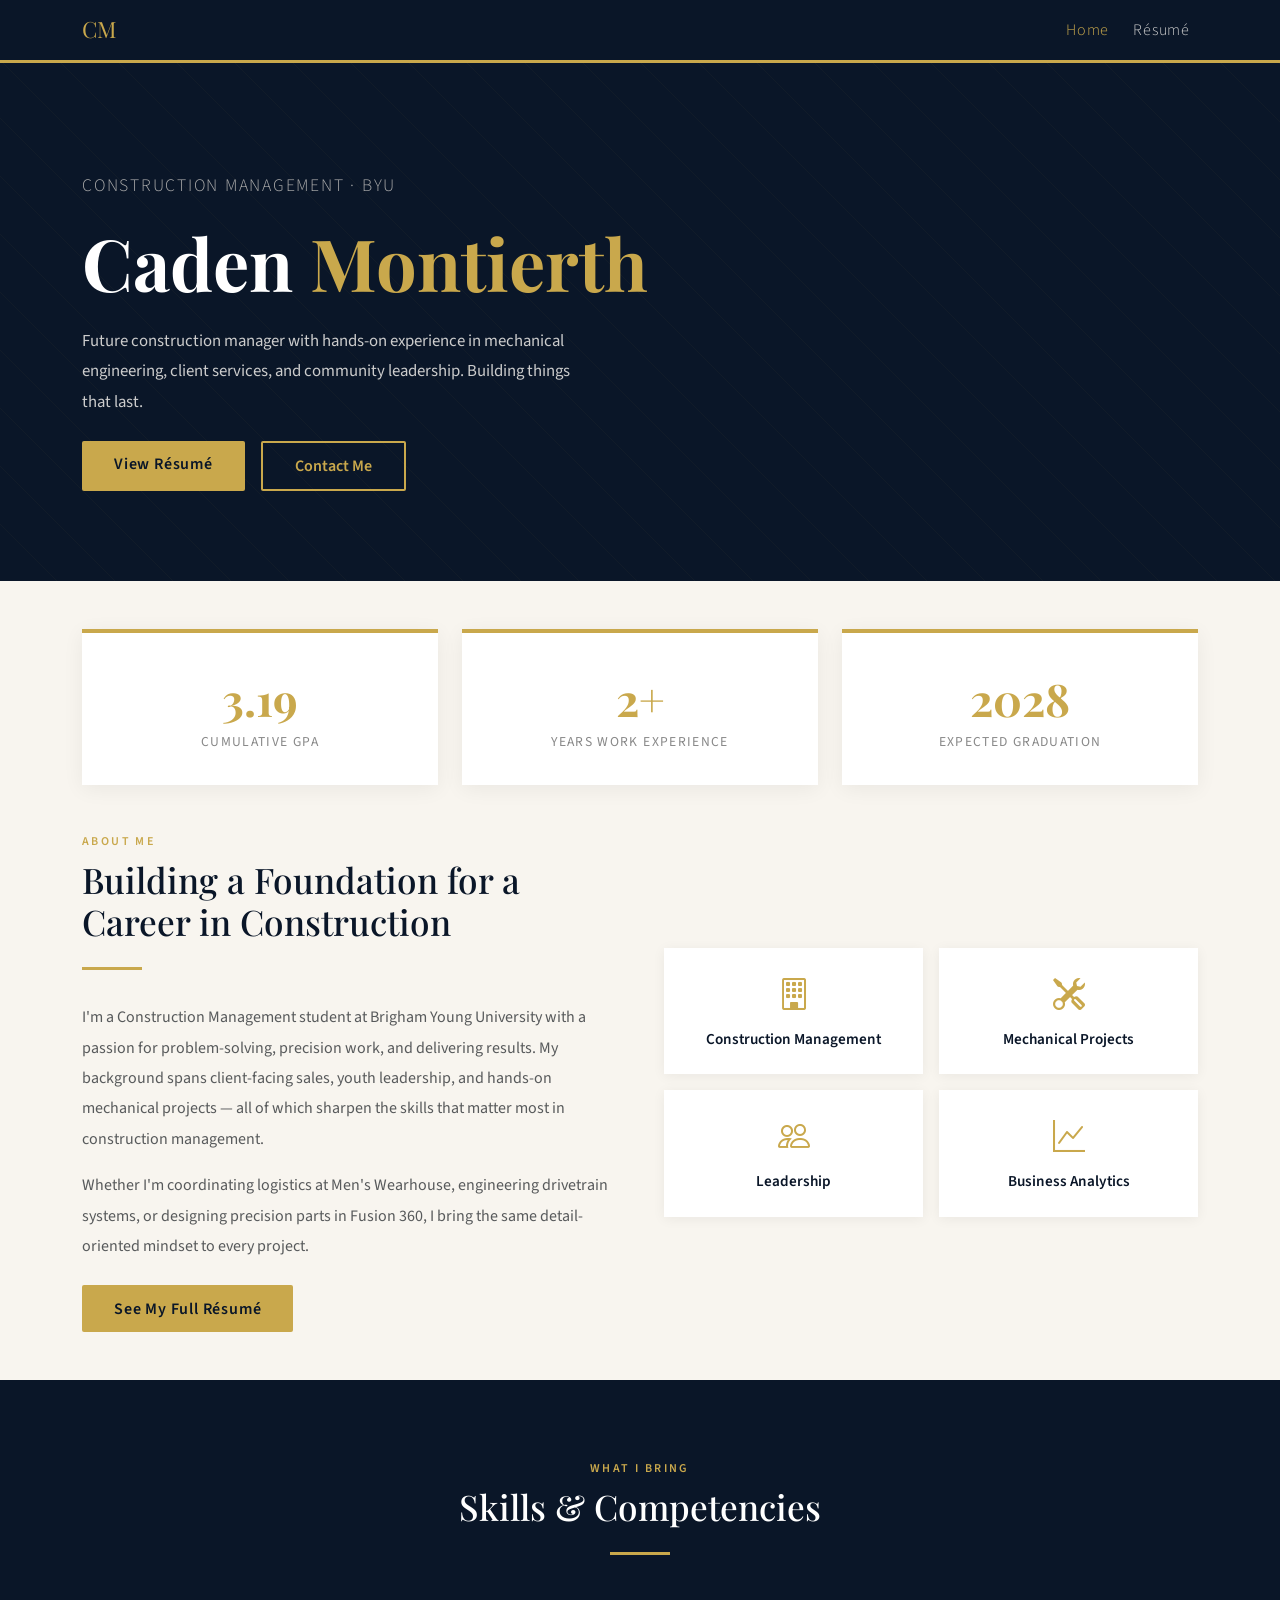
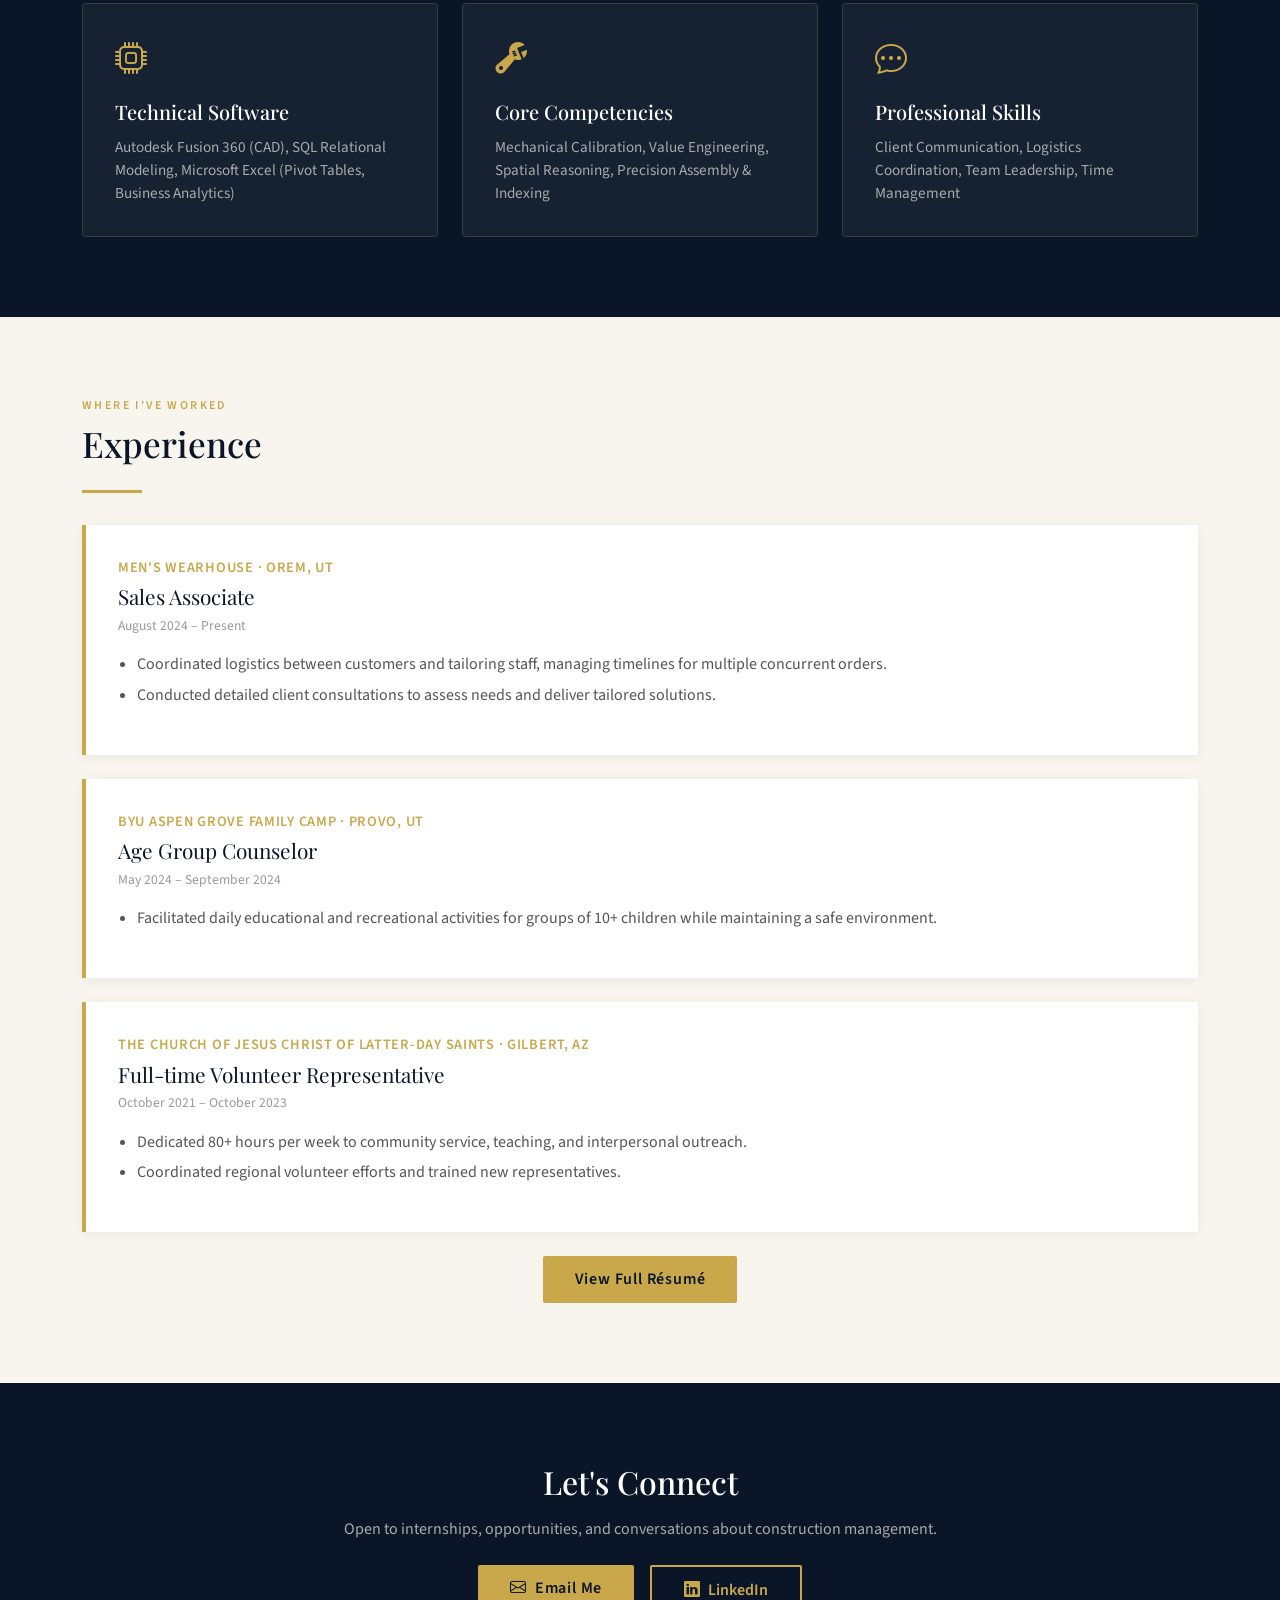
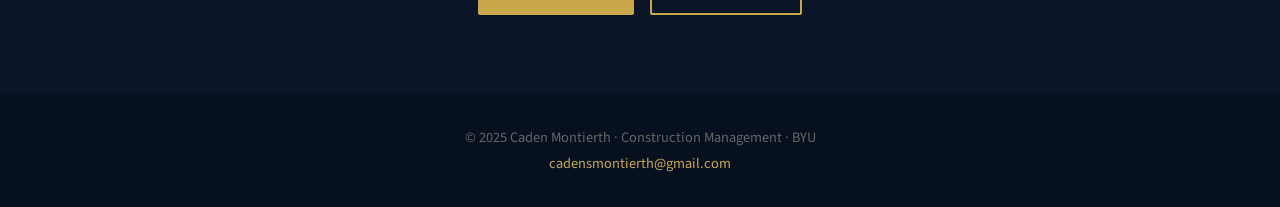
<file: index.html>
<!DOCTYPE html>
<html lang="en">
<head>
  <meta charset="UTF-8" />
  <meta name="viewport" content="width=device-width, initial-scale=1.0"/>
  <title>Caden Montierth | Construction Management</title>
  <link href="https://cdn.jsdelivr.net/npm/bootstrap@5.3.2/dist/css/bootstrap.min.css" rel="stylesheet"/>
  <link href="https://fonts.googleapis.com/css2?family=Playfair+Display:wght@400;700&family=Source+Sans+3:wght@300;400;600&display=swap" rel="stylesheet"/>
  <link href="https://cdn.jsdelivr.net/npm/bootstrap-icons@1.11.3/font/bootstrap-icons.css" rel="stylesheet"/>
  <style>
    :root { --navy:#0a1628; --gold:#c9a84c; --cream:#f8f5ef; }
    body { font-family:'Source Sans 3',sans-serif; background:var(--cream); color:var(--navy); }
    h1,h2,h3,h4 { font-family:'Playfair Display',serif; }
    .navbar { background:var(--navy)!important; border-bottom:3px solid var(--gold); }
    .navbar-brand { font-family:'Playfair Display',serif; color:var(--gold)!important; font-size:1.4rem; }
    .nav-link { color:#ccc!important; font-weight:300; letter-spacing:.05em; }
    .nav-link:hover,.nav-link.active { color:var(--gold)!important; }
    .hero { background:var(--navy); color:white; padding:110px 0 90px; position:relative; overflow:hidden; }
    .hero::before { content:''; position:absolute; inset:0; background:repeating-linear-gradient(45deg,transparent,transparent 40px,rgba(201,168,76,.04) 40px,rgba(201,168,76,.04) 41px); }
    .hero-name { font-size:clamp(2.5rem,6vw,4.5rem); font-weight:700; line-height:1.1; color:white; }
    .hero-name span { color:var(--gold); }
    .hero-tagline { font-size:1.1rem; font-weight:300; color:#aaa; letter-spacing:.1em; text-transform:uppercase; margin-bottom:1.5rem; }
    .hero-desc { font-size:1.05rem; color:#ccc; max-width:500px; line-height:1.8; }
    .btn-gold { background:var(--gold); color:var(--navy); font-weight:600; border:none; padding:.7rem 2rem; border-radius:2px; letter-spacing:.05em; }
    .btn-gold:hover { background:#e8c96a; color:var(--navy); }
    .btn-outline-gold { border:2px solid var(--gold); color:var(--gold); background:transparent; font-weight:600; padding:.7rem 2rem; border-radius:2px; }
    .btn-outline-gold:hover { background:var(--gold); color:var(--navy); }
    .section-label { font-size:.75rem; font-weight:600; letter-spacing:.2em; text-transform:uppercase; color:var(--gold); margin-bottom:.5rem; }
    .section-title { font-size:2.2rem; color:var(--navy); margin-bottom:1.5rem; }
    .divider { width:60px; height:3px; background:var(--gold); margin-bottom:2rem; }
    .stat-box { text-align:center; padding:2rem; background:white; border-top:4px solid var(--gold); box-shadow:0 4px 20px rgba(0,0,0,.06); }
    .stat-num { font-family:'Playfair Display',serif; font-size:2.8rem; color:var(--gold); font-weight:700; }
    .stat-label { font-size:.85rem; text-transform:uppercase; letter-spacing:.1em; color:#888; }
    .skills-section { padding:80px 0; background:var(--navy); }
    .skill-card { background:rgba(255,255,255,.05); border:1px solid rgba(201,168,76,.2); border-radius:4px; padding:2rem; transition:.3s; height:100%; }
    .skill-card:hover { background:rgba(201,168,76,.08); border-color:var(--gold); }
    .skill-card i { font-size:2rem; color:var(--gold); margin-bottom:1rem; display:block; }
    .skill-card h5 { color:white; font-family:'Playfair Display',serif; margin-bottom:.75rem; }
    .skill-card p { color:#aaa; font-size:.95rem; margin:0; }
    .exp-card { background:white; border-left:4px solid var(--gold); padding:2rem; margin-bottom:1.5rem; box-shadow:0 2px 12px rgba(0,0,0,.06); }
    .exp-card .company { font-weight:600; color:var(--gold); font-size:.9rem; text-transform:uppercase; letter-spacing:.05em; }
    .exp-card .role { font-family:'Playfair Display',serif; font-size:1.3rem; color:var(--navy); margin:.2rem 0; }
    .exp-card .dates { font-size:.85rem; color:#999; margin-bottom:1rem; }
    .exp-card ul { padding-left:1.2rem; color:#555; }
    .exp-card ul li { margin-bottom:.4rem; }
    .cta-section { background:var(--navy); padding:80px 0; text-align:center; }
    footer { background:#06101f; color:#666; padding:2rem 0; text-align:center; font-size:.9rem; }
    footer a { color:var(--gold); text-decoration:none; }
    .icon-box { background:white; box-shadow:0 2px 12px rgba(0,0,0,.06); padding:1.5rem; text-align:center; height:100%; }
    .icon-box i { font-size:2rem; color:var(--gold); display:block; margin-bottom:.5rem; }
  </style>
</head>
<body>

<nav class="navbar navbar-expand-lg sticky-top">
  <div class="container">
    <a class="navbar-brand" href="index.html">CM</a>
    <button class="navbar-toggler" type="button" data-bs-toggle="collapse" data-bs-target="#navMenu">
      <span class="navbar-toggler-icon" style="filter:invert(1)"></span>
    </button>
    <div class="collapse navbar-collapse" id="navMenu">
      <ul class="navbar-nav ms-auto gap-2">
        <li class="nav-item"><a class="nav-link active" href="index.html">Home</a></li>
        <li class="nav-item"><a class="nav-link" href="resume.html">Résumé</a></li>
      </ul>
    </div>
  </div>
</nav>

<section class="hero">
  <div class="container position-relative">
    <div class="row">
      <div class="col-lg-7">
        <p class="hero-tagline">Construction Management · BYU</p>
        <h1 class="hero-name">Caden <span>Montierth</span></h1>
        <p class="hero-desc mt-4">Future construction manager with hands-on experience in mechanical engineering, client services, and community leadership. Building things that last.</p>
        <div class="mt-4 d-flex gap-3 flex-wrap">
          <a href="resume.html" class="btn btn-gold">View Résumé</a>
          <a href="mailto:cadensmontierth@gmail.com" class="btn btn-outline-gold">Contact Me</a>
        </div>
      </div>
    </div>
  </div>
</section>

<section class="py-5" style="background:var(--cream)">
  <div class="container">
    <div class="row g-4 mb-5">
      <div class="col-md-4"><div class="stat-box"><div class="stat-num">3.19</div><div class="stat-label">Cumulative GPA</div></div></div>
      <div class="col-md-4"><div class="stat-box"><div class="stat-num">2+</div><div class="stat-label">Years Work Experience</div></div></div>
      <div class="col-md-4"><div class="stat-box"><div class="stat-num">2028</div><div class="stat-label">Expected Graduation</div></div></div>
    </div>
    <div class="row align-items-center g-5">
      <div class="col-lg-6">
        <div class="section-label">About Me</div>
        <h2 class="section-title">Building a Foundation for a Career in Construction</h2>
        <div class="divider"></div>
        <p class="text-muted" style="line-height:1.9">I'm a Construction Management student at Brigham Young University with a passion for problem-solving, precision work, and delivering results. My background spans client-facing sales, youth leadership, and hands-on mechanical projects — all of which sharpen the skills that matter most in construction management.</p>
        <p class="text-muted" style="line-height:1.9">Whether I'm coordinating logistics at Men's Wearhouse, engineering drivetrain systems, or designing precision parts in Fusion 360, I bring the same detail-oriented mindset to every project.</p>
        <a href="resume.html" class="btn btn-gold mt-2">See My Full Résumé</a>
      </div>
      <div class="col-lg-6">
        <div class="row g-3">
          <div class="col-6"><div class="icon-box"><i class="bi bi-building"></i><p class="mb-0 fw-semibold" style="font-size:.95rem;">Construction Management</p></div></div>
          <div class="col-6"><div class="icon-box"><i class="bi bi-tools"></i><p class="mb-0 fw-semibold" style="font-size:.95rem;">Mechanical Projects</p></div></div>
          <div class="col-6"><div class="icon-box"><i class="bi bi-people"></i><p class="mb-0 fw-semibold" style="font-size:.95rem;">Leadership</p></div></div>
          <div class="col-6"><div class="icon-box"><i class="bi bi-graph-up"></i><p class="mb-0 fw-semibold" style="font-size:.95rem;">Business Analytics</p></div></div>
        </div>
      </div>
    </div>
  </div>
</section>

<section class="skills-section">
  <div class="container">
    <div class="text-center mb-5">
      <div class="section-label">What I Bring</div>
      <h2 class="section-title" style="color:white">Skills & Competencies</h2>
      <div class="divider mx-auto"></div>
    </div>
    <div class="row g-4">
      <div class="col-md-4"><div class="skill-card"><i class="bi bi-cpu"></i><h5>Technical Software</h5><p>Autodesk Fusion 360 (CAD), SQL Relational Modeling, Microsoft Excel (Pivot Tables, Business Analytics)</p></div></div>
      <div class="col-md-4"><div class="skill-card"><i class="bi bi-wrench-adjustable"></i><h5>Core Competencies</h5><p>Mechanical Calibration, Value Engineering, Spatial Reasoning, Precision Assembly & Indexing</p></div></div>
      <div class="col-md-4"><div class="skill-card"><i class="bi bi-chat-dots"></i><h5>Professional Skills</h5><p>Client Communication, Logistics Coordination, Team Leadership, Time Management</p></div></div>
    </div>
  </div>
</section>

<section class="py-5" style="padding:80px 0!important;">
  <div class="container">
    <div class="section-label">Where I've Worked</div>
    <h2 class="section-title">Experience</h2>
    <div class="divider"></div>
    <div class="exp-card">
      <div class="company">Men's Wearhouse · Orem, UT</div>
      <div class="role">Sales Associate</div>
      <div class="dates">August 2024 – Present</div>
      <ul>
        <li>Coordinated logistics between customers and tailoring staff, managing timelines for multiple concurrent orders.</li>
        <li>Conducted detailed client consultations to assess needs and deliver tailored solutions.</li>
      </ul>
    </div>
    <div class="exp-card">
      <div class="company">BYU Aspen Grove Family Camp · Provo, UT</div>
      <div class="role">Age Group Counselor</div>
      <div class="dates">May 2024 – September 2024</div>
      <ul>
        <li>Facilitated daily educational and recreational activities for groups of 10+ children while maintaining a safe environment.</li>
      </ul>
    </div>
    <div class="exp-card">
      <div class="company">The Church of Jesus Christ of Latter-day Saints · Gilbert, AZ</div>
      <div class="role">Full-time Volunteer Representative</div>
      <div class="dates">October 2021 – October 2023</div>
      <ul>
        <li>Dedicated 80+ hours per week to community service, teaching, and interpersonal outreach.</li>
        <li>Coordinated regional volunteer efforts and trained new representatives.</li>
      </ul>
    </div>
    <div class="text-center mt-4"><a href="resume.html" class="btn btn-gold">View Full Résumé</a></div>
  </div>
</section>

<section class="cta-section">
  <div class="container">
    <h2 style="color:white">Let's Connect</h2>
    <p class="mt-3 mb-4" style="color:#aaa">Open to internships, opportunities, and conversations about construction management.</p>
    <div class="d-flex justify-content-center gap-3 flex-wrap">
      <a href="mailto:cadensmontierth@gmail.com" class="btn btn-gold"><i class="bi bi-envelope me-2"></i>Email Me</a>
      <a href="https://linkedin.com/in/cadenmontierth" target="_blank" class="btn btn-outline-gold"><i class="bi bi-linkedin me-2"></i>LinkedIn</a>
    </div>
  </div>
</section>

<footer>
  <div class="container">
    <p class="mb-1">© 2025 Caden Montierth · Construction Management · BYU</p>
    <p class="mb-0"><a href="mailto:cadensmontierth@gmail.com">cadensmontierth@gmail.com</a></p>
  </div>
</footer>

<script src="https://cdn.jsdelivr.net/npm/bootstrap@5.3.2/dist/js/bootstrap.bundle.min.js"></script>
</body>
</html>
</file>
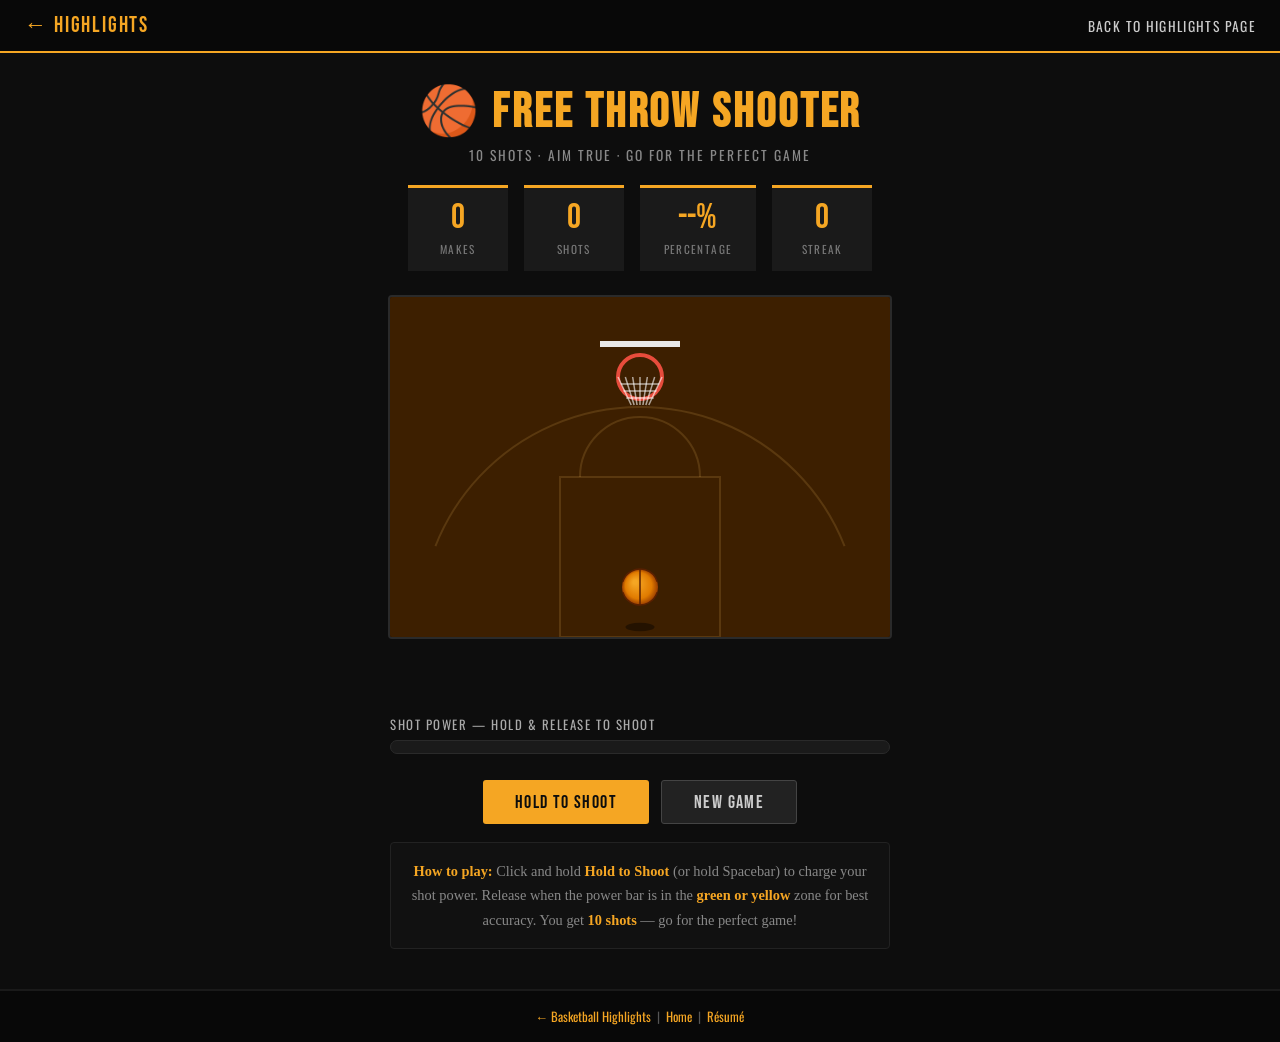
<file: game.html>
<!DOCTYPE html>
<html lang="en">
<head>
  <meta charset="UTF-8"/>
  <meta name="viewport" content="width=device-width, initial-scale=1.0"/>
  <title>Free Throw Shooter | Caden Montierth</title>
  <style>
    @import url('https://fonts.googleapis.com/css2?family=Bebas+Neue&family=Oswald:wght@300;400;600&display=swap');

    * { box-sizing: border-box; margin: 0; padding: 0; }

    body {
      background: #0d0d0d;
      font-family: 'Oswald', Arial, sans-serif;
      color: #f0f0f0;
      min-height: 100vh;
      display: flex;
      flex-direction: column;
    }

    /* NAV */
    nav {
      background: #080808;
      border-bottom: 2px solid #f5a623;
      padding: 12px 24px;
      display: flex;
      justify-content: space-between;
      align-items: center;
    }
    nav .logo { font-family: 'Bebas Neue', Impact, sans-serif; color: #f5a623; font-size: 1.4rem; letter-spacing: .08em; text-decoration: none; }
    nav a.back { color: #ccc; font-size: .85rem; text-transform: uppercase; letter-spacing: .1em; text-decoration: none; transition: color .2s; }
    nav a.back:hover { color: #f5a623; }

    /* GAME WRAPPER */
    .game-wrap {
      flex: 1;
      display: flex;
      flex-direction: column;
      align-items: center;
      padding: 30px 20px 40px;
    }

    h1 {
      font-family: 'Bebas Neue', Impact, sans-serif;
      font-size: 3rem;
      color: #f5a623;
      letter-spacing: .06em;
      text-align: center;
      margin-bottom: 4px;
    }
    .subtitle { color: #888; font-size: .85rem; letter-spacing: .15em; text-transform: uppercase; text-align: center; margin-bottom: 20px; }

    /* SCOREBOARD */
    .scoreboard {
      display: flex;
      gap: 16px;
      flex-wrap: wrap;
      justify-content: center;
      margin-bottom: 24px;
    }
    .score-box {
      background: #1a1a1a;
      border-top: 3px solid #f5a623;
      padding: 12px 24px;
      text-align: center;
      min-width: 100px;
    }
    .score-box .num {
      font-family: 'Bebas Neue', Impact, sans-serif;
      font-size: 2.2rem;
      color: #f5a623;
      display: block;
      line-height: 1;
    }
    .score-box .lbl { font-size: .7rem; text-transform: uppercase; letter-spacing: .12em; color: #777; }

    /* COURT CANVAS */
    #gameCanvas {
      border: 2px solid #2a2a2a;
      border-radius: 4px;
      cursor: crosshair;
      display: block;
      max-width: 100%;
      background: #1a0a00;
    }

    /* POWER BAR */
    .power-wrap {
      width: 100%;
      max-width: 500px;
      margin: 16px 0 10px;
    }
    .power-label { font-size: .8rem; text-transform: uppercase; letter-spacing: .12em; color: #aaa; margin-bottom: 6px; }
    .power-track {
      height: 14px;
      background: #1a1a1a;
      border-radius: 7px;
      overflow: hidden;
      border: 1px solid #2a2a2a;
    }
    #powerBar {
      height: 100%;
      width: 0%;
      border-radius: 7px;
      background: linear-gradient(90deg, #27ae60, #f5a623, #e74c3c);
      transition: width .03s linear;
    }

    /* BUTTONS */
    .btn-row { display: flex; gap: 12px; flex-wrap: wrap; justify-content: center; margin-top: 16px; }
    .btn {
      font-family: 'Bebas Neue', Impact, sans-serif;
      font-size: 1.1rem;
      letter-spacing: .08em;
      padding: .65rem 2rem;
      border-radius: 3px;
      border: none;
      cursor: pointer;
      transition: background .2s, transform .15s;
    }
    .btn:active { transform: scale(.97); }
    .btn-primary { background: #f5a623; color: #0d0d0d; }
    .btn-primary:hover { background: #ffd27a; }
    .btn-secondary { background: #222; color: #ccc; border: 1px solid #444; }
    .btn-secondary:hover { background: #333; color: white; }

    /* INSTRUCTIONS */
    .instructions {
      max-width: 500px;
      text-align: center;
      margin-top: 18px;
      padding: 16px;
      background: #111;
      border: 1px solid #222;
      border-radius: 4px;
    }
    .instructions p { font-family: 'Georgia', serif; font-size: .9rem; color: #888; line-height: 1.7; }
    .instructions strong { color: #f5a623; }

    /* RESULT MESSAGE */
    #resultMsg {
      font-family: 'Bebas Neue', Impact, sans-serif;
      font-size: 2rem;
      letter-spacing: .06em;
      text-align: center;
      min-height: 2.5rem;
      margin-top: 10px;
      transition: color .2s;
    }

    /* STREAK BUBBLES */
    #streakRow {
      display: flex;
      gap: 6px;
      flex-wrap: wrap;
      justify-content: center;
      margin-top: 10px;
      max-width: 500px;
    }
    .shot-bubble {
      width: 28px; height: 28px;
      border-radius: 50%;
      display: flex; align-items: center; justify-content: center;
      font-size: .8rem;
      font-weight: 700;
      transition: background .3s;
    }
    .shot-make { background: #27ae60; }
    .shot-miss { background: #e74c3c; }

    /* GAME OVER overlay */
    #gameOver {
      display: none;
      flex-direction: column;
      align-items: center;
      justify-content: center;
      background: rgba(0,0,0,.92);
      border: 2px solid #f5a623;
      border-radius: 8px;
      padding: 40px 30px;
      text-align: center;
      position: fixed;
      top: 50%; left: 50%;
      transform: translate(-50%, -50%);
      z-index: 100;
      min-width: 300px;
    }
    #gameOver h2 { font-family:'Bebas Neue',Impact,sans-serif; font-size:2.4rem; color:#f5a623; letter-spacing:.06em; }
    #gameOver .final-score { font-family:'Bebas Neue',Impact,sans-serif; font-size:4rem; color:white; line-height:1; margin:10px 0; }
    #gameOver .grade { font-size:1.1rem; color:#aaa; margin-bottom:20px; }

    footer {
      background: #080808;
      border-top: 2px solid #1a1a1a;
      padding: 16px 20px;
      text-align: center;
      font-size: .8rem;
      color: #555;
    }
    footer a { color: #f5a623; text-decoration: none; }
  </style>
</head>
<body>

<nav>
  <a class="logo" href="scratch.html">← Highlights</a>
  <a class="back" href="scratch.html">Back to Highlights Page</a>
</nav>

<div class="game-wrap">
  <h1>🏀 Free Throw Shooter</h1>
  <p class="subtitle">10 Shots · Aim True · Go for the Perfect Game</p>

  <!-- SCOREBOARD -->
  <div class="scoreboard">
    <div class="score-box"><span class="num" id="makes">0</span><span class="lbl">Makes</span></div>
    <div class="score-box"><span class="num" id="attempts">0</span><span class="lbl">Shots</span></div>
    <div class="score-box"><span class="num" id="pct">--%</span><span class="lbl">Percentage</span></div>
    <div class="score-box"><span class="num" id="streak">0</span><span class="lbl">Streak</span></div>
  </div>

  <!-- CANVAS -->
  <canvas id="gameCanvas" width="500" height="340"></canvas>

  <!-- RESULT -->
  <div id="resultMsg"></div>

  <!-- SHOT HISTORY -->
  <div id="streakRow"></div>

  <!-- POWER BAR -->
  <div class="power-wrap">
    <div class="power-label">Shot Power — Hold &amp; Release to Shoot</div>
    <div class="power-track"><div id="powerBar"></div></div>
  </div>

  <!-- BUTTONS -->
  <div class="btn-row">
    <button class="btn btn-primary" id="shootBtn">Hold to Shoot</button>
    <button class="btn btn-secondary" id="resetBtn">New Game</button>
  </div>

  <!-- INSTRUCTIONS -->
  <div class="instructions">
    <p>
      <strong>How to play:</strong> Click and hold <strong>Hold to Shoot</strong> (or hold Spacebar) to charge your shot power. Release when the power bar is in the <strong>green or yellow</strong> zone for best accuracy. You get <strong>10 shots</strong> — go for the perfect game!
    </p>
  </div>
</div>

<!-- GAME OVER OVERLAY -->
<div id="gameOver">
  <h2>Game Over!</h2>
  <div class="final-score" id="finalScore">0/10</div>
  <div class="grade" id="gradeMsg"></div>
  <button class="btn btn-primary" id="playAgainBtn">Play Again</button>
</div>

<footer>
  <p><a href="scratch.html">← Basketball Highlights</a> &nbsp;|&nbsp; <a href="index.html">Home</a> &nbsp;|&nbsp; <a href="resume.html">Résumé</a></p>
</footer>

<script>
  const canvas = document.getElementById('gameCanvas');
  const ctx = canvas.getContext('2d');
  const W = canvas.width, H = canvas.height;

  // Game state
  let makes = 0, attempts = 0, streak = 0, bestStreak = 0;
  let power = 0, charging = false, powerDir = 1;
  let animFrame = null;
  let ballAnim = null;
  let gameActive = true;
  const MAX_SHOTS = 10;

  // Layout
  const hoop = { x: W / 2, y: 80, r: 22 };
  const ball = { x: W / 2, y: H - 50, r: 18 };
  const backboard = { x: W / 2, y: 50, w: 80, h: 6 };

  // --- DRAW ---
  function drawCourt() {
    // Background — wooden court look
    ctx.fillStyle = '#3d1f00';
    ctx.fillRect(0, 0, W, H);

    // Court lines
    ctx.strokeStyle = 'rgba(255,200,100,0.15)';
    ctx.lineWidth = 2;

    // Lane lines
    ctx.beginPath();
    ctx.rect(W/2 - 80, H - 160, 160, 160);
    ctx.stroke();

    // Free throw circle
    ctx.beginPath();
    ctx.arc(W/2, H - 160, 60, Math.PI, 0, false);
    ctx.stroke();

    // Three-point arc (partial)
    ctx.beginPath();
    ctx.arc(W/2, H - 10, 220, Math.PI * 1.12, Math.PI * 1.88, false);
    ctx.stroke();
  }

  function drawBackboard() {
    ctx.fillStyle = '#e8e8e8';
    ctx.fillRect(backboard.x - backboard.w/2, backboard.y - backboard.h, backboard.w, backboard.h);

    // Rim
    ctx.strokeStyle = '#e74c3c';
    ctx.lineWidth = 4;
    ctx.beginPath();
    ctx.arc(hoop.x, hoop.y, hoop.r, 0, Math.PI * 2);
    ctx.stroke();

    // Net lines
    ctx.strokeStyle = 'rgba(255,255,255,0.6)';
    ctx.lineWidth = 1.5;
    const netH = 28;
    for (let i = 0; i <= 6; i++) {
      const t = i / 6;
      const topX = (hoop.x - hoop.r) + t * (hoop.r * 2);
      const botX = hoop.x - hoop.r * 0.4 + t * (hoop.r * 0.8);
      ctx.beginPath();
      ctx.moveTo(topX, hoop.y);
      ctx.lineTo(botX, hoop.y + netH);
      ctx.stroke();
    }
    // Net horizontal lines
    for (let i = 1; i <= 3; i++) {
      const t = i / 4;
      const w2 = hoop.r * (1 - t * 0.5);
      ctx.beginPath();
      ctx.moveTo(hoop.x - w2, hoop.y + netH * t);
      ctx.lineTo(hoop.x + w2, hoop.y + netH * t);
      ctx.stroke();
    }
  }

  function drawBall(bx, by) {
    // Shadow
    ctx.save();
    ctx.shadowBlur = 0;
    const shadowScale = Math.min(1, (by - hoop.y) / (H - hoop.y));
    ctx.fillStyle = 'rgba(0,0,0,0.4)';
    ctx.beginPath();
    ctx.ellipse(bx, H - 10, ball.r * shadowScale, ball.r * 0.3 * shadowScale, 0, 0, Math.PI * 2);
    ctx.fill();
    ctx.restore();

    // Ball gradient
    const grad = ctx.createRadialGradient(bx - 5, by - 5, 2, bx, by, ball.r);
    grad.addColorStop(0, '#f5a623');
    grad.addColorStop(0.7, '#e07b00');
    grad.addColorStop(1, '#993d00');
    ctx.fillStyle = grad;
    ctx.beginPath();
    ctx.arc(bx, by, ball.r, 0, Math.PI * 2);
    ctx.fill();

    // Lines
    ctx.strokeStyle = '#5a2000';
    ctx.lineWidth = 1.5;
    ctx.beginPath();
    ctx.arc(bx, by, ball.r, 0.3, Math.PI - 0.3);
    ctx.stroke();
    ctx.beginPath();
    ctx.arc(bx, by, ball.r, Math.PI + 0.3, -0.3);
    ctx.stroke();
    ctx.beginPath();
    ctx.moveTo(bx, by - ball.r);
    ctx.lineTo(bx, by + ball.r);
    ctx.stroke();
  }

  function drawPowerIndicator() {
    if (!charging && power === 0) return;
    // Aim arrow
    const alpha = Math.min(1, power / 100);
    ctx.save();
    ctx.globalAlpha = alpha * 0.5;
    ctx.strokeStyle = power < 40 ? '#27ae60' : power < 70 ? '#f5a623' : '#e74c3c';
    ctx.lineWidth = 2;
    ctx.setLineDash([6, 4]);
    ctx.beginPath();
    ctx.moveTo(ball.x, ball.y - ball.r);
    ctx.lineTo(hoop.x, hoop.y + hoop.r);
    ctx.stroke();
    ctx.setLineDash([]);
    ctx.restore();
  }

  function drawScene(bx, by) {
    ctx.clearRect(0, 0, W, H);
    drawCourt();
    drawBackboard();
    drawPowerIndicator();
    drawBall(bx !== undefined ? bx : ball.x, by !== undefined ? by : ball.y);
  }

  drawScene();

  // --- POWER CHARGING ---
  function chargePower() {
    power += powerDir * 2.2;
    if (power >= 100) { power = 100; powerDir = -1; }
    if (power <= 0) { power = 0; powerDir = 1; }
    document.getElementById('powerBar').style.width = power + '%';
  }

  let chargeInterval = null;

  function startCharge() {
    if (!gameActive || ballAnim) return;
    charging = true;
    power = 0;
    powerDir = 1;
    chargeInterval = setInterval(chargePower, 16);
  }

  function releaseShot() {
    if (!charging || !gameActive) return;
    charging = false;
    clearInterval(chargeInterval);
    const shotPower = power;
    power = 0;
    document.getElementById('powerBar').style.width = '0%';
    shootBall(shotPower);
  }

  // --- SHOOT ---
  function shootBall(shotPower) {
    if (attempts >= MAX_SHOTS) return;
    attempts++;

    // Accuracy: sweet zone 35–65 power
    const ideal = 50;
    const diff = Math.abs(shotPower - ideal);
    const accuracy = Math.max(0, 1 - diff / 50);

    // Random factor + accuracy = make probability
    const makePct = accuracy * 0.85 + Math.random() * 0.15;
    const isMake = makePct > 0.42;

    // Random horizontal offset for misses
    const xOff = isMake ? (Math.random() * 6 - 3) : (Math.random() * 30 - 15) * (Math.random() > .5 ? 1 : -1);

    animateBall(ball.x, ball.y, hoop.x + xOff, hoop.y, isMake);
  }

  function animateBall(startX, startY, targetX, targetY, isMake) {
    const dur = 45; // frames
    let frame = 0;
    const peakY = Math.min(startY, targetY) - 120 - Math.random() * 40;

    function step() {
      frame++;
      const t = frame / dur;
      const easedT = t < 0.5 ? 2*t*t : -1+(4-2*t)*t;

      // Parabolic arc
      const bx = startX + (targetX - startX) * easedT;
      const arcY = (1 - t) * (1 - t) * startY + 2 * (1 - t) * t * peakY + t * t * targetY;

      drawScene(bx, arcY);

      if (frame < dur) {
        ballAnim = requestAnimationFrame(step);
      } else {
        ballAnim = null;
        resolveShot(isMake);
      }
    }
    ballAnim = requestAnimationFrame(step);
  }

  function resolveShot(isMake) {
    const msg = document.getElementById('resultMsg');
    const streakEl = document.getElementById('streak');

    if (isMake) {
      makes++;
      streak++;
      if (streak > bestStreak) bestStreak = streak;
      msg.textContent = makeMsgs[Math.floor(Math.random() * makeMsgs.length)];
      msg.style.color = '#27ae60';
      addBubble(true);
    } else {
      streak = 0;
      msg.textContent = missMsgs[Math.floor(Math.random() * missMsgs.length)];
      msg.style.color = '#e74c3c';
      addBubble(false);
    }

    document.getElementById('makes').textContent = makes;
    document.getElementById('attempts').textContent = attempts;
    document.getElementById('pct').textContent = Math.round((makes / attempts) * 100) + '%';
    streakEl.textContent = streak;

    // Redraw ball in starting position so it's visible for next shot
    drawScene(ball.x, ball.y);

    if (attempts >= MAX_SHOTS) {
      setTimeout(showGameOver, 800);
    }
  }

  const makeMsgs = ['SWISH! 🔥', 'BUCKETS!', 'MONEY! 💰', 'NOTHING BUT NET!', 'ICE COLD! 🥶', 'AND IT GOES IN!'];
  const missMsgs = ['MISS! 😬', 'OFF THE RIM...', 'CLANK!', 'AIR BALL... 😅', 'NO GOOD!', 'JUST MISSED!'];

  function addBubble(isMake) {
    const row = document.getElementById('streakRow');
    const b = document.createElement('div');
    b.className = 'shot-bubble ' + (isMake ? 'shot-make' : 'shot-miss');
    b.textContent = isMake ? '✓' : '✗';
    row.appendChild(b);
  }

  function showGameOver() {
    const pct = Math.round((makes / MAX_SHOTS) * 100);
    let grade = '';
    if (makes === 10) grade = '🏆 Perfect Game! You\'re going pro!';
    else if (makes >= 8) grade = '🔥 Elite Shooter! NBA-level accuracy!';
    else if (makes >= 6) grade = '💪 Solid Shooter! Keep grinding!';
    else if (makes >= 4) grade = '📈 Room to improve — hit the gym!';
    else grade = '😅 Back to the practice court!';

    document.getElementById('finalScore').textContent = makes + '/10';
    document.getElementById('gradeMsg').textContent = grade;
    document.getElementById('gameOver').style.display = 'flex';
    gameActive = false;
  }

  function resetGame() {
    makes = 0; attempts = 0; streak = 0;
    power = 0; charging = false;
    gameActive = true;
    document.getElementById('makes').textContent = '0';
    document.getElementById('attempts').textContent = '0';
    document.getElementById('pct').textContent = '--%';
    document.getElementById('streak').textContent = '0';
    document.getElementById('resultMsg').textContent = '';
    document.getElementById('powerBar').style.width = '0%';
    document.getElementById('streakRow').innerHTML = '';
    document.getElementById('gameOver').style.display = 'none';
    if (ballAnim) { cancelAnimationFrame(ballAnim); ballAnim = null; }
    clearInterval(chargeInterval);
    drawScene();
  }

  // --- EVENT LISTENERS ---
  const shootBtn = document.getElementById('shootBtn');
  shootBtn.addEventListener('mousedown', startCharge);
  shootBtn.addEventListener('mouseup', releaseShot);
  shootBtn.addEventListener('touchstart', (e) => { e.preventDefault(); startCharge(); });
  shootBtn.addEventListener('touchend', (e) => { e.preventDefault(); releaseShot(); });

  document.addEventListener('keydown', (e) => { if (e.code === 'Space' && !e.repeat) { e.preventDefault(); startCharge(); } });
  document.addEventListener('keyup', (e) => { if (e.code === 'Space') { e.preventDefault(); releaseShot(); } });

  document.getElementById('resetBtn').addEventListener('click', resetGame);
  document.getElementById('playAgainBtn').addEventListener('click', resetGame);
</script>

</body>
</html>
</file>
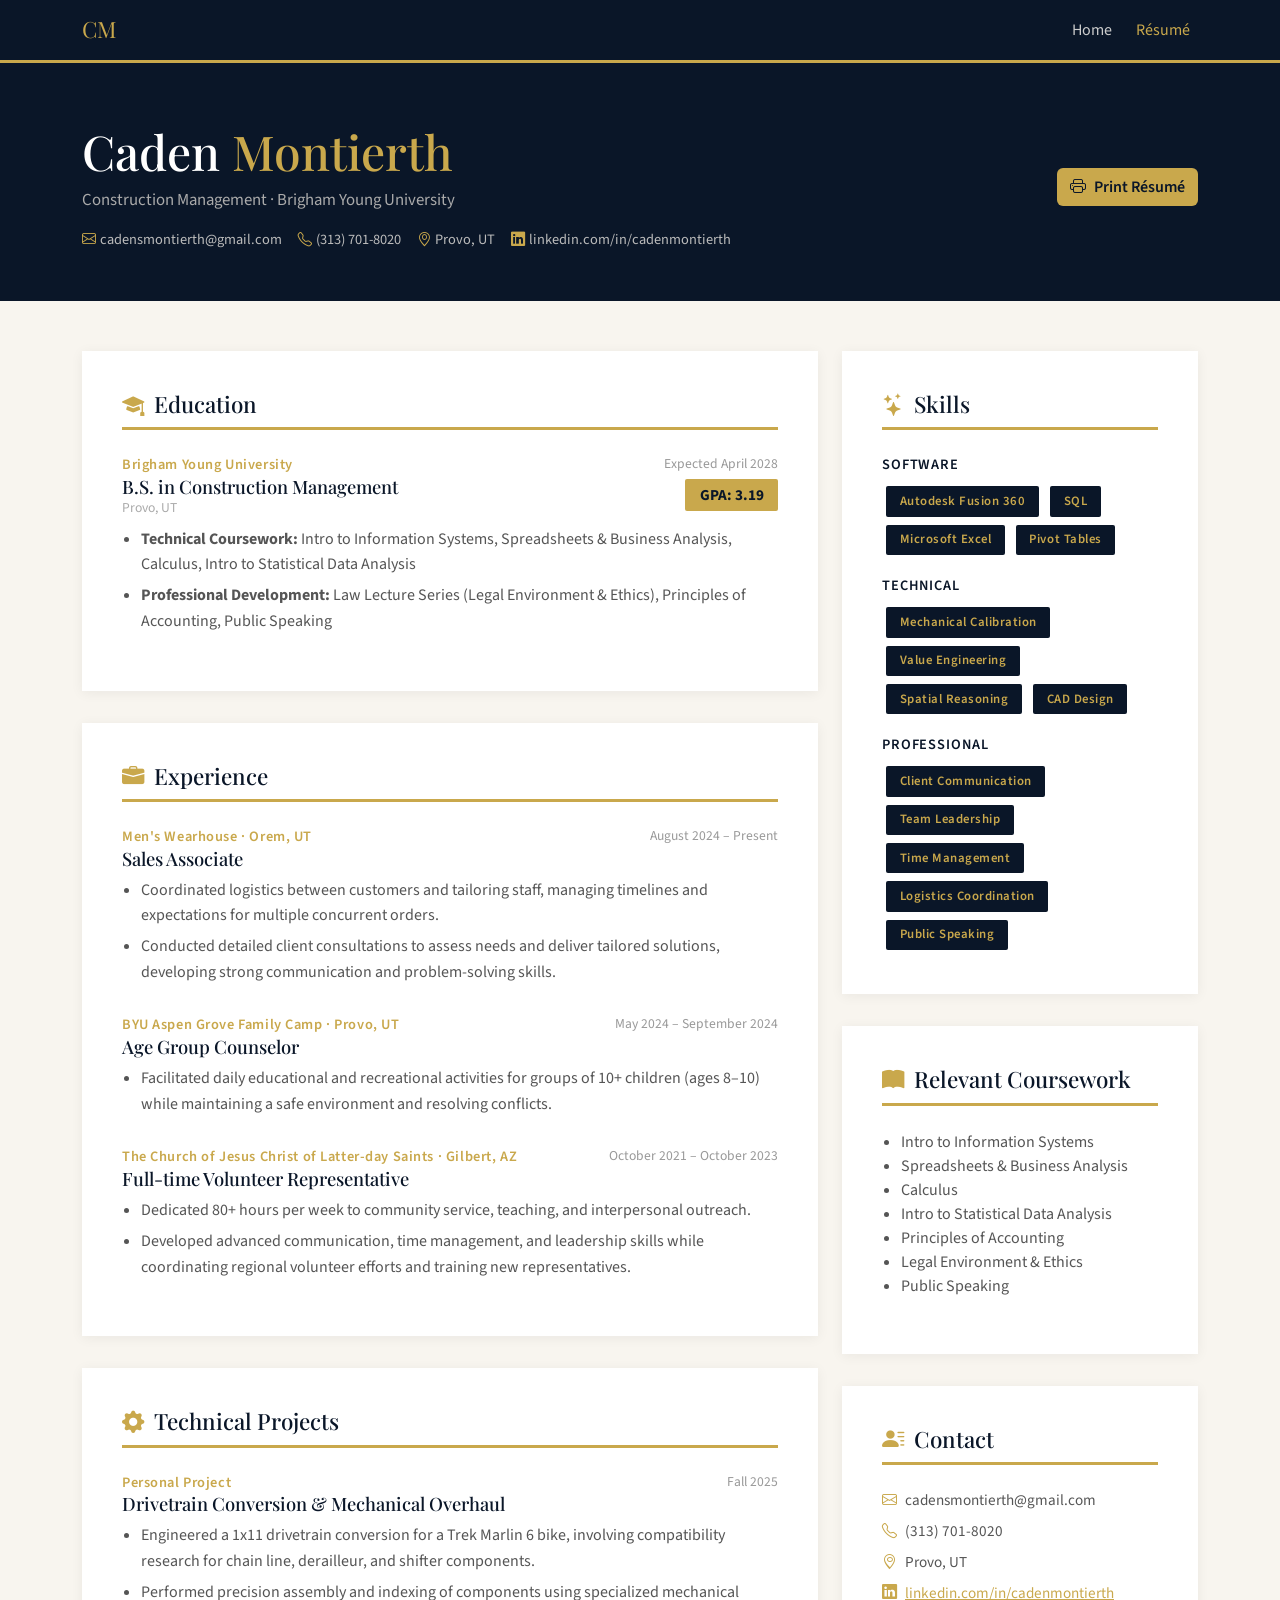
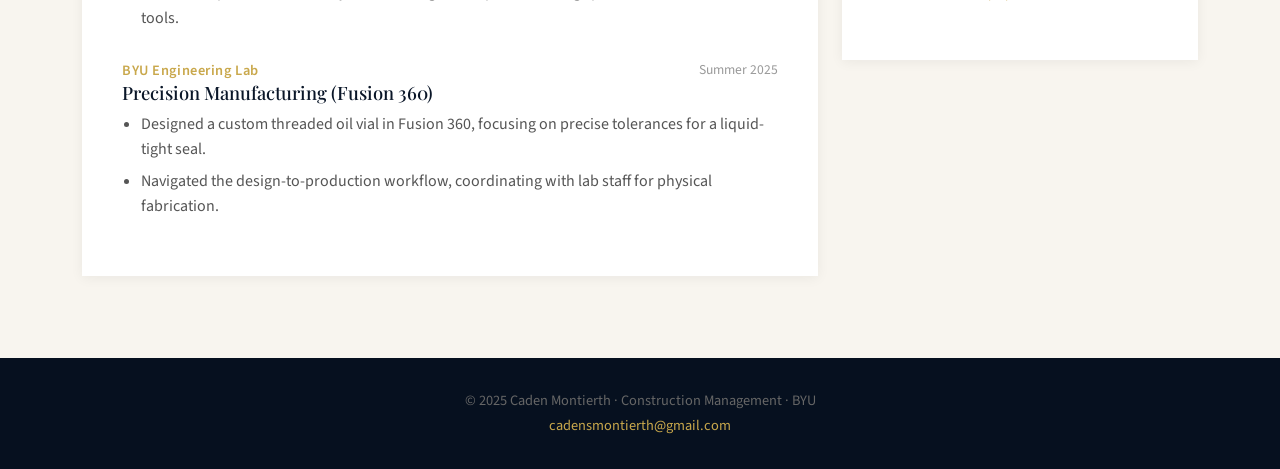
<file: resume.html>
<!DOCTYPE html>
<html lang="en">
<head>
  <meta charset="UTF-8"/>
  <meta name="viewport" content="width=device-width, initial-scale=1.0"/>
  <title>Résumé | Caden Montierth</title>
  <link href="https://cdn.jsdelivr.net/npm/bootstrap@5.3.2/dist/css/bootstrap.min.css" rel="stylesheet"/>
  <link href="https://fonts.googleapis.com/css2?family=Playfair+Display:wght@400;700&family=Source+Sans+3:wght@300;400;600&display=swap" rel="stylesheet"/>
  <link href="https://cdn.jsdelivr.net/npm/bootstrap-icons@1.11.3/font/bootstrap-icons.css" rel="stylesheet"/>
  <style>
    :root { --navy:#0a1628; --gold:#c9a84c; --cream:#f8f5ef; }
    body { font-family:'Source Sans 3',sans-serif; background:var(--cream); color:var(--navy); }
    h1,h2,h3,h4,h5 { font-family:'Playfair Display',serif; }
    .navbar { background:var(--navy)!important; border-bottom:3px solid var(--gold); }
    .navbar-brand { font-family:'Playfair Display',serif; color:var(--gold)!important; font-size:1.4rem; }
    .nav-link { color:#ccc!important; }
    .nav-link:hover,.nav-link.active { color:var(--gold)!important; }

    .resume-header { background:var(--navy); color:white; padding:60px 0 50px; }
    .resume-header h1 { font-size:3rem; color:white; }
    .resume-header h1 span { color:var(--gold); }
    .resume-header p { color:#aaa; margin:0; }

    .resume-body { padding:50px 0; }
    .resume-section { background:white; box-shadow:0 2px 12px rgba(0,0,0,.06); padding:2.5rem; margin-bottom:2rem; }
    .section-heading {
      font-size:1.4rem;
      color:var(--navy);
      border-bottom:3px solid var(--gold);
      padding-bottom:.6rem;
      margin-bottom:1.5rem;
      display:flex;
      align-items:center;
      gap:.6rem;
    }
    .section-heading i { color:var(--gold); }

    .resume-item { margin-bottom:1.8rem; }
    .resume-item:last-child { margin-bottom:0; }
    .item-header { display:flex; justify-content:space-between; align-items:flex-start; flex-wrap:wrap; gap:.3rem; margin-bottom:.3rem; }
    .item-title { font-family:'Playfair Display',serif; font-size:1.15rem; color:var(--navy); margin:0; }
    .item-org { font-weight:600; color:var(--gold); font-size:.9rem; letter-spacing:.04em; }
    .item-date { font-size:.85rem; color:#999; white-space:nowrap; }
    .item-location { font-size:.85rem; color:#aaa; }
    .item-body ul { padding-left:1.2rem; color:#555; margin-top:.5rem; }
    .item-body ul li { margin-bottom:.35rem; line-height:1.6; }

    .skill-badge { display:inline-block; background:var(--navy); color:var(--gold); font-size:.8rem; font-weight:600; padding:.35rem .85rem; border-radius:2px; margin:.25rem; letter-spacing:.04em; }
    .skill-category { font-weight:600; color:var(--navy); margin-bottom:.4rem; font-size:.9rem; text-transform:uppercase; letter-spacing:.06em; }

    .gpa-badge { background:var(--gold); color:var(--navy); font-weight:700; padding:.3rem .9rem; border-radius:2px; font-size:.95rem; display:inline-block; }

    footer { background:#06101f; color:#666; padding:2rem 0; text-align:center; font-size:.9rem; }
    footer a { color:var(--gold); text-decoration:none; }

    @media print {
      .navbar,.no-print { display:none!important; }
      .resume-section { box-shadow:none; border:1px solid #ddd; }
      body { background:white; }
    }
  </style>
</head>
<body>

<nav class="navbar navbar-expand-lg sticky-top">
  <div class="container">
    <a class="navbar-brand" href="index.html">CM</a>
    <button class="navbar-toggler" type="button" data-bs-toggle="collapse" data-bs-target="#navMenu">
      <span class="navbar-toggler-icon" style="filter:invert(1)"></span>
    </button>
    <div class="collapse navbar-collapse" id="navMenu">
      <ul class="navbar-nav ms-auto gap-2">
        <li class="nav-item"><a class="nav-link" href="index.html">Home</a></li>
        <li class="nav-item"><a class="nav-link active" href="resume.html">Résumé</a></li>
      </ul>
    </div>
  </div>
</nav>

<div class="resume-header">
  <div class="container">
    <div class="row align-items-center">
      <div class="col-md-8">
        <h1>Caden <span>Montierth</span></h1>
        <p class="mt-2" style="font-size:1.05rem;">Construction Management · Brigham Young University</p>
        <div class="mt-3 d-flex flex-wrap gap-3" style="font-size:.9rem; color:#bbb;">
          <span><i class="bi bi-envelope me-1" style="color:var(--gold)"></i>cadensmontierth@gmail.com</span>
          <span><i class="bi bi-telephone me-1" style="color:var(--gold)"></i>(313) 701-8020</span>
          <span><i class="bi bi-geo-alt me-1" style="color:var(--gold)"></i>Provo, UT</span>
          <a href="https://linkedin.com/in/cadenmontierth" target="_blank" style="color:#bbb; text-decoration:none;"><i class="bi bi-linkedin me-1" style="color:var(--gold)"></i>linkedin.com/in/cadenmontierth</a>
        </div>
      </div>
      <div class="col-md-4 text-md-end mt-3 mt-md-0 no-print">
        <button onclick="window.print()" class="btn" style="background:var(--gold);color:var(--navy);font-weight:600;"><i class="bi bi-printer me-2"></i>Print Résumé</button>
      </div>
    </div>
  </div>
</div>

<div class="resume-body">
  <div class="container">
    <div class="row g-4">

      <!-- LEFT COLUMN -->
      <div class="col-lg-8">

        <!-- EDUCATION -->
        <div class="resume-section">
          <h2 class="section-heading"><i class="bi bi-mortarboard-fill"></i>Education</h2>
          <div class="resume-item">
            <div class="item-header">
              <div>
                <div class="item-org">Brigham Young University</div>
                <h3 class="item-title">B.S. in Construction Management</h3>
                <div class="item-location">Provo, UT</div>
              </div>
              <div class="text-end">
                <div class="item-date">Expected April 2028</div>
                <div class="mt-1"><span class="gpa-badge">GPA: 3.19</span></div>
              </div>
            </div>
            <div class="item-body">
              <ul>
                <li><strong>Technical Coursework:</strong> Intro to Information Systems, Spreadsheets & Business Analysis, Calculus, Intro to Statistical Data Analysis</li>
                <li><strong>Professional Development:</strong> Law Lecture Series (Legal Environment & Ethics), Principles of Accounting, Public Speaking</li>
              </ul>
            </div>
          </div>
        </div>

        <!-- EXPERIENCE -->
        <div class="resume-section">
          <h2 class="section-heading"><i class="bi bi-briefcase-fill"></i>Experience</h2>

          <div class="resume-item">
            <div class="item-header">
              <div>
                <div class="item-org">Men's Wearhouse · Orem, UT</div>
                <h3 class="item-title">Sales Associate</h3>
              </div>
              <div class="item-date">August 2024 – Present</div>
            </div>
            <div class="item-body">
              <ul>
                <li>Coordinated logistics between customers and tailoring staff, managing timelines and expectations for multiple concurrent orders.</li>
                <li>Conducted detailed client consultations to assess needs and deliver tailored solutions, developing strong communication and problem-solving skills.</li>
              </ul>
            </div>
          </div>

          <div class="resume-item">
            <div class="item-header">
              <div>
                <div class="item-org">BYU Aspen Grove Family Camp · Provo, UT</div>
                <h3 class="item-title">Age Group Counselor</h3>
              </div>
              <div class="item-date">May 2024 – September 2024</div>
            </div>
            <div class="item-body">
              <ul>
                <li>Facilitated daily educational and recreational activities for groups of 10+ children (ages 8–10) while maintaining a safe environment and resolving conflicts.</li>
              </ul>
            </div>
          </div>

          <div class="resume-item">
            <div class="item-header">
              <div>
                <div class="item-org">The Church of Jesus Christ of Latter-day Saints · Gilbert, AZ</div>
                <h3 class="item-title">Full-time Volunteer Representative</h3>
              </div>
              <div class="item-date">October 2021 – October 2023</div>
            </div>
            <div class="item-body">
              <ul>
                <li>Dedicated 80+ hours per week to community service, teaching, and interpersonal outreach.</li>
                <li>Developed advanced communication, time management, and leadership skills while coordinating regional volunteer efforts and training new representatives.</li>
              </ul>
            </div>
          </div>
        </div>

        <!-- TECHNICAL PROJECTS -->
        <div class="resume-section">
          <h2 class="section-heading"><i class="bi bi-gear-fill"></i>Technical Projects</h2>

          <div class="resume-item">
            <div class="item-header">
              <div>
                <div class="item-org">Personal Project</div>
                <h3 class="item-title">Drivetrain Conversion & Mechanical Overhaul</h3>
              </div>
              <div class="item-date">Fall 2025</div>
            </div>
            <div class="item-body">
              <ul>
                <li>Engineered a 1x11 drivetrain conversion for a Trek Marlin 6 bike, involving compatibility research for chain line, derailleur, and shifter components.</li>
                <li>Performed precision assembly and indexing of components using specialized mechanical tools.</li>
              </ul>
            </div>
          </div>

          <div class="resume-item">
            <div class="item-header">
              <div>
                <div class="item-org">BYU Engineering Lab</div>
                <h3 class="item-title">Precision Manufacturing (Fusion 360)</h3>
              </div>
              <div class="item-date">Summer 2025</div>
            </div>
            <div class="item-body">
              <ul>
                <li>Designed a custom threaded oil vial in Fusion 360, focusing on precise tolerances for a liquid-tight seal.</li>
                <li>Navigated the design-to-production workflow, coordinating with lab staff for physical fabrication.</li>
              </ul>
            </div>
          </div>
        </div>

      </div>

      <!-- RIGHT COLUMN -->
      <div class="col-lg-4">

        <!-- SKILLS -->
        <div class="resume-section">
          <h2 class="section-heading"><i class="bi bi-stars"></i>Skills</h2>
          <div class="mb-3">
            <div class="skill-category">Software</div>
            <span class="skill-badge">Autodesk Fusion 360</span>
            <span class="skill-badge">SQL</span>
            <span class="skill-badge">Microsoft Excel</span>
            <span class="skill-badge">Pivot Tables</span>
          </div>
          <div class="mb-3">
            <div class="skill-category">Technical</div>
            <span class="skill-badge">Mechanical Calibration</span>
            <span class="skill-badge">Value Engineering</span>
            <span class="skill-badge">Spatial Reasoning</span>
            <span class="skill-badge">CAD Design</span>
          </div>
          <div>
            <div class="skill-category">Professional</div>
            <span class="skill-badge">Client Communication</span>
            <span class="skill-badge">Team Leadership</span>
            <span class="skill-badge">Time Management</span>
            <span class="skill-badge">Logistics Coordination</span>
            <span class="skill-badge">Public Speaking</span>
          </div>
        </div>

        <!-- COURSEWORK -->
        <div class="resume-section">
          <h2 class="section-heading"><i class="bi bi-book-fill"></i>Relevant Coursework</h2>
          <ul style="padding-left:1.2rem; color:#555;">
            <li>Intro to Information Systems</li>
            <li>Spreadsheets & Business Analysis</li>
            <li>Calculus</li>
            <li>Intro to Statistical Data Analysis</li>
            <li>Principles of Accounting</li>
            <li>Legal Environment & Ethics</li>
            <li>Public Speaking</li>
          </ul>
        </div>

        <!-- CONTACT -->
        <div class="resume-section">
          <h2 class="section-heading"><i class="bi bi-person-lines-fill"></i>Contact</h2>
          <ul class="list-unstyled" style="color:#555; font-size:.95rem;">
            <li class="mb-2"><i class="bi bi-envelope me-2" style="color:var(--gold)"></i>cadensmontierth@gmail.com</li>
            <li class="mb-2"><i class="bi bi-telephone me-2" style="color:var(--gold)"></i>(313) 701-8020</li>
            <li class="mb-2"><i class="bi bi-geo-alt me-2" style="color:var(--gold)"></i>Provo, UT</li>
            <li><i class="bi bi-linkedin me-2" style="color:var(--gold)"></i><a href="https://linkedin.com/in/cadenmontierth" target="_blank" style="color:var(--gold);">linkedin.com/in/cadenmontierth</a></li>
          </ul>
        </div>

      </div>
    </div>
  </div>
</div>

<footer>
  <div class="container">
    <p class="mb-1">© 2025 Caden Montierth · Construction Management · BYU</p>
    <p class="mb-0"><a href="mailto:cadensmontierth@gmail.com">cadensmontierth@gmail.com</a></p>
  </div>
</footer>

<script src="https://cdn.jsdelivr.net/npm/bootstrap@5.3.2/dist/js/bootstrap.bundle.min.js"></script>
</body>
</html>
</file>
